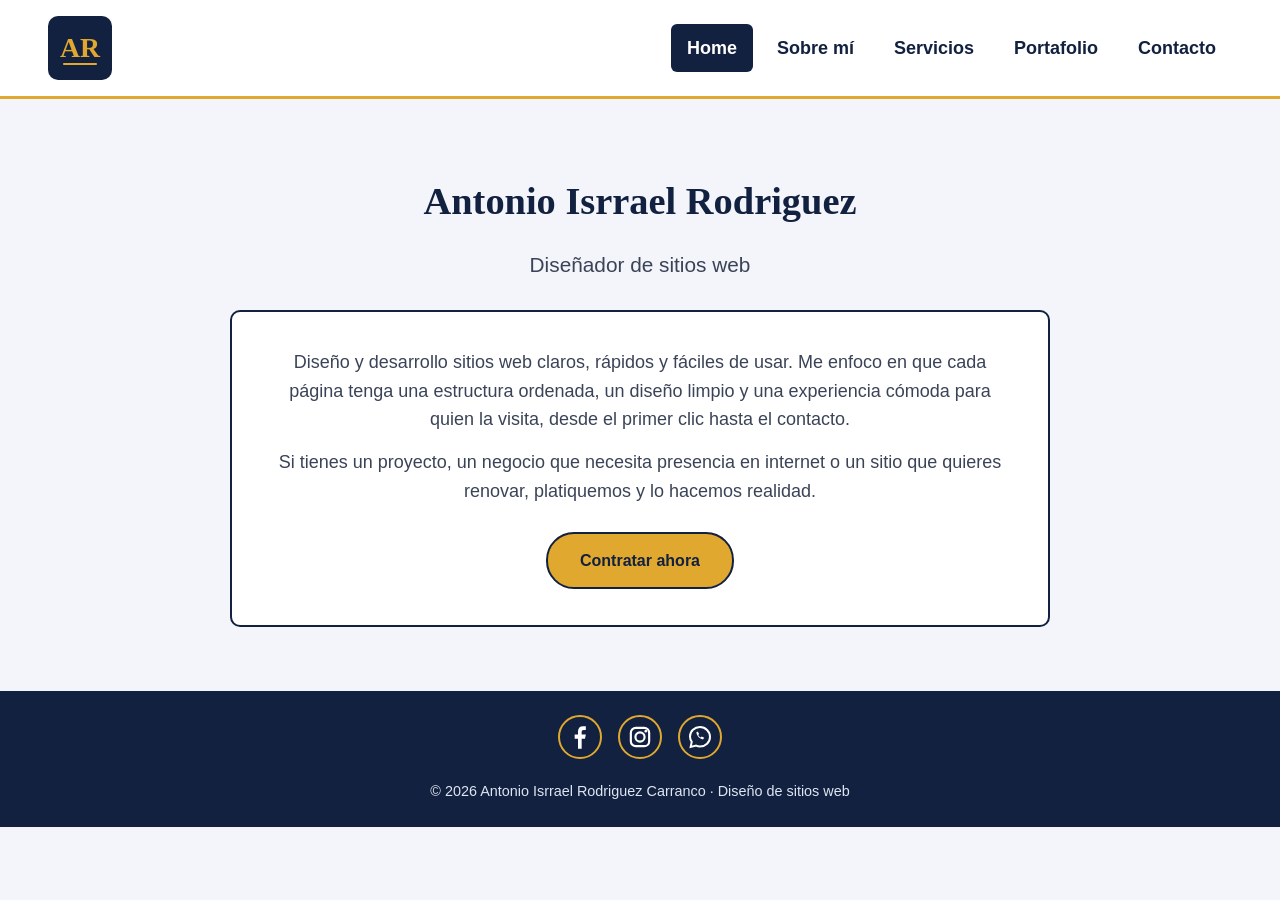
<file: index.html>
<!DOCTYPE html>
<html lang="es">
<head>
  <meta charset="UTF-8">
  <meta name="viewport" content="width=device-width, initial-scale=1.0">
  <meta name="description" content="Página principal de Antonio Rodriguez, diseñador de sitios web.">
  <title>Home | Antonio Rodriguez · Diseño de sitios web</title>
  <link rel="stylesheet" href="styles.css">
</head>
<body>
  <header class="encabezado">
    <a href="index.html"><img id="logo" src="img/logo.svg" alt="Logotipo con las iniciales A R de Antonio Rodriguez"></a>
    <nav aria-label="Navegación principal">
      <ul class="menu">
        <li><a href="index.html" class="activo" aria-current="page">Home</a></li>
        <li><a href="sobre-mi.html">Sobre mí</a></li>
        <li><a href="servicios.html">Servicios</a></li>
        <li><a href="portafolio.html">Portafolio</a></li>
        <li><a href="contacto.html">Contacto</a></li>
      </ul>
    </nav>
  </header>

  <main class="contenido">
    <section class="presentacion">
      <h1>Antonio Isrrael Rodriguez</h1>
      <p class="subtitulo">Diseñador de sitios web</p>
      <div class="caja-destacada">
        <p>Diseño y desarrollo sitios web claros, rápidos y fáciles de usar. Me enfoco en que cada página tenga una estructura ordenada, un diseño limpio y una experiencia cómoda para quien la visita, desde el primer clic hasta el contacto.</p>
        <p>Si tienes un proyecto, un negocio que necesita presencia en internet o un sitio que quieres renovar, platiquemos y lo hacemos realidad.</p>
        <a class="boton-primario" href="contacto.html">Contratar ahora</a>
      </div>
    </section>
  </main>

  <footer class="pie">
    <ul class="redes">
      <li><a href="https://www.facebook.com/" target="_blank" rel="noopener noreferrer"><img src="img/icono-facebook.svg" alt="Facebook (se abre en una pestaña nueva)"></a></li>
      <li><a href="https://www.instagram.com/" target="_blank" rel="noopener noreferrer"><img src="img/icono-instagram.svg" alt="Instagram (se abre en una pestaña nueva)"></a></li>
      <li><a href="https://www.whatsapp.com/" target="_blank" rel="noopener noreferrer"><img src="img/icono-whatsapp.svg" alt="WhatsApp (se abre en una pestaña nueva)"></a></li>
    </ul>
    <p class="derechos">© 2026 Antonio Isrrael Rodriguez Carranco · Diseño de sitios web</p>
  </footer>
</body>
</html>
</file>
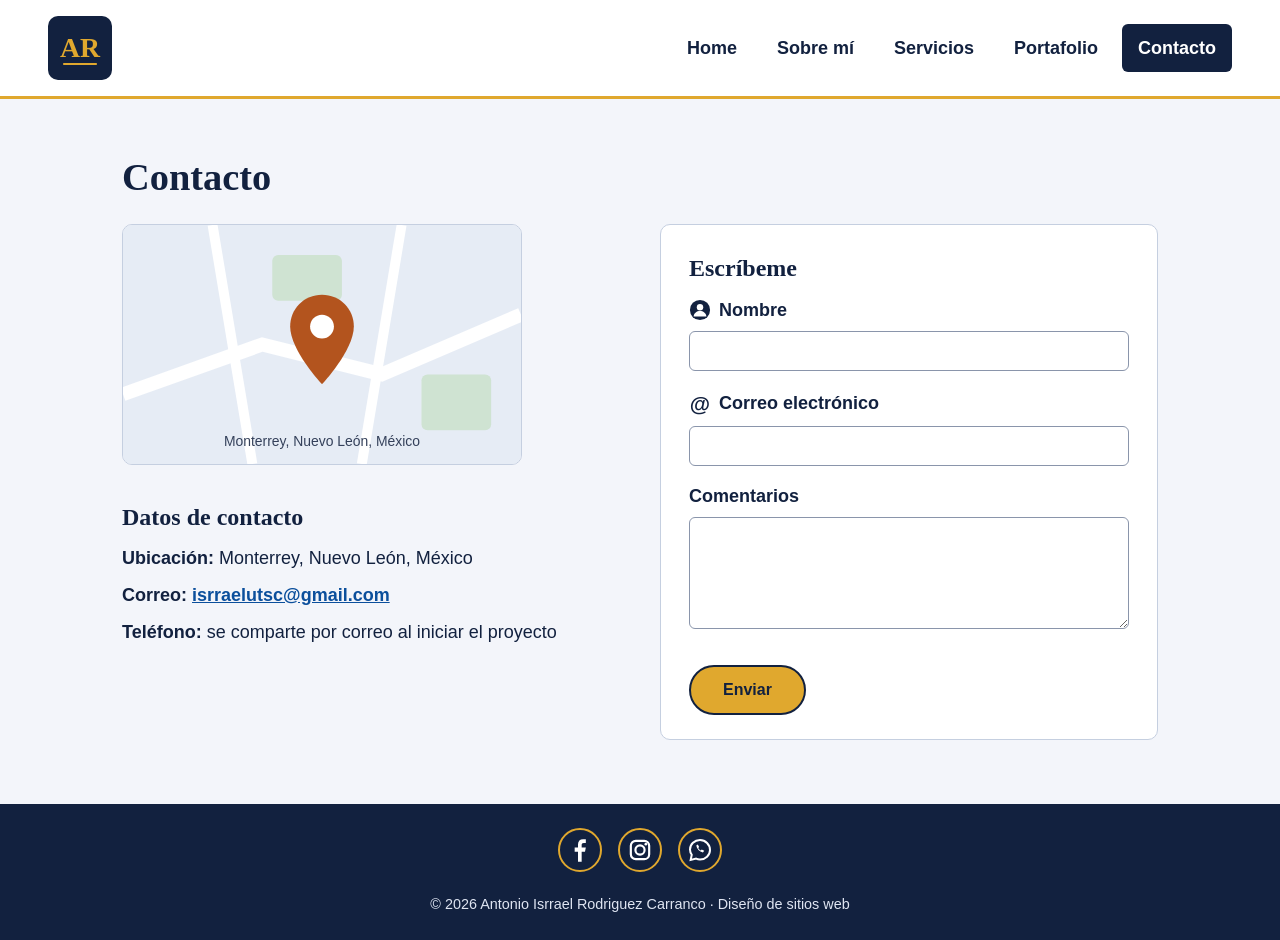
<file: contacto.html>
<!DOCTYPE html>
<html lang="es">
<head>
  <meta charset="UTF-8">
  <meta name="viewport" content="width=device-width, initial-scale=1.0">
  <meta name="description" content="Formulario y datos de contacto.">
  <title>Contacto | Antonio Rodriguez · Diseño de sitios web</title>
  <link rel="stylesheet" href="styles.css">
</head>
<body>
  <header class="encabezado">
    <a href="index.html"><img id="logo" src="img/logo.svg" alt="Logotipo con las iniciales A R de Antonio Rodriguez"></a>
    <nav aria-label="Navegación principal">
      <ul class="menu">
        <li><a href="index.html">Home</a></li>
        <li><a href="sobre-mi.html">Sobre mí</a></li>
        <li><a href="servicios.html">Servicios</a></li>
        <li><a href="portafolio.html">Portafolio</a></li>
        <li><a href="contacto.html" class="activo" aria-current="page">Contacto</a></li>
      </ul>
    </nav>
  </header>

  <main class="contenido">
    <h1>Contacto</h1>
    <section class="dos-columnas contacto">
      <div>
        <img class="mapa" src="img/mapa.svg" alt="Mapa de ejemplo con la ubicación general en Monterrey, Nuevo León" width="400" height="240">
        <h2>Datos de contacto</h2>
        <ul class="datos">
          <li><strong>Ubicación:</strong> Monterrey, Nuevo León, México</li>
          <li><strong>Correo:</strong> <a class="enlace" href="mailto:isrraelutsc@gmail.com">isrraelutsc@gmail.com</a></li>
          <li><strong>Teléfono:</strong> se comparte por correo al iniciar el proyecto</li>
        </ul>
      </div>
      <form id="formulario-contacto" action="mailto:isrraelutsc@gmail.com" method="post" enctype="text/plain">
        <h2>Escríbeme</h2>
        <p class="campo">
          <label for="nombre"><img src="img/icono-usuario.svg" alt="" width="22" height="22"> Nombre</label>
          <input type="text" id="nombre" name="nombre" required autocomplete="name">
        </p>
        <p class="campo">
          <label for="correo"><span class="arroba" aria-hidden="true">@</span> Correo electrónico</label>
          <input type="email" id="correo" name="correo" required autocomplete="email">
        </p>
        <p class="campo">
          <label for="comentarios">Comentarios</label>
          <textarea id="comentarios" name="comentarios" rows="5" required></textarea>
        </p>
        <button type="submit" class="boton-primario">Enviar</button>
      </form>
    </section>
  </main>

  <footer class="pie">
    <ul class="redes">
      <li><a href="https://www.facebook.com/" target="_blank" rel="noopener noreferrer"><img src="img/icono-facebook.svg" alt="Facebook (se abre en una pestaña nueva)"></a></li>
      <li><a href="https://www.instagram.com/" target="_blank" rel="noopener noreferrer"><img src="img/icono-instagram.svg" alt="Instagram (se abre en una pestaña nueva)"></a></li>
      <li><a href="https://www.whatsapp.com/" target="_blank" rel="noopener noreferrer"><img src="img/icono-whatsapp.svg" alt="WhatsApp (se abre en una pestaña nueva)"></a></li>
    </ul>
    <p class="derechos">© 2026 Antonio Isrrael Rodriguez Carranco · Diseño de sitios web</p>
  </footer>
</body>
</html>
</file>
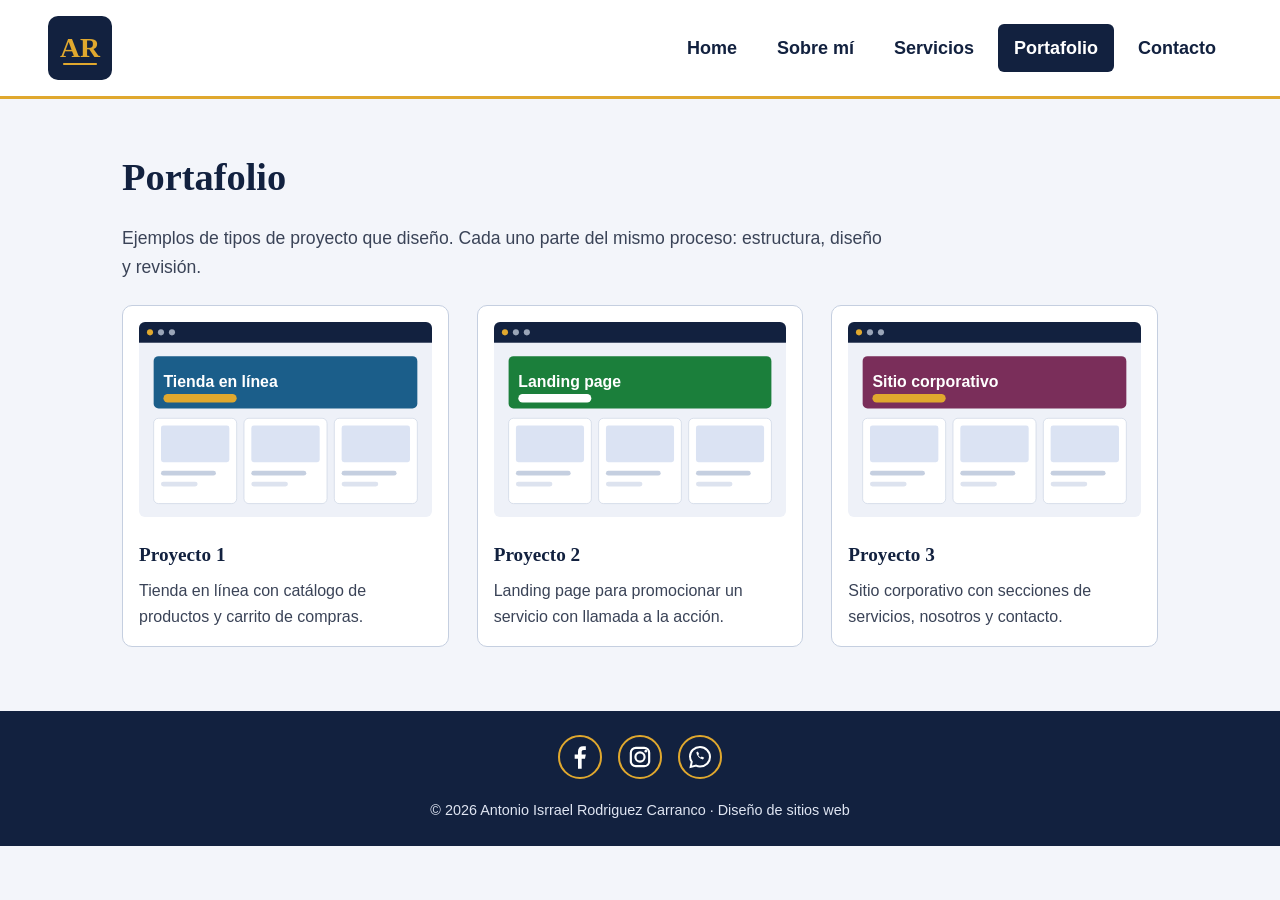
<file: portafolio.html>
<!DOCTYPE html>
<html lang="es">
<head>
  <meta charset="UTF-8">
  <meta name="viewport" content="width=device-width, initial-scale=1.0">
  <meta name="description" content="Ejemplos de proyectos de diseño de sitios web.">
  <title>Portafolio | Antonio Rodriguez · Diseño de sitios web</title>
  <link rel="stylesheet" href="styles.css">
</head>
<body>
  <header class="encabezado">
    <a href="index.html"><img id="logo" src="img/logo.svg" alt="Logotipo con las iniciales A R de Antonio Rodriguez"></a>
    <nav aria-label="Navegación principal">
      <ul class="menu">
        <li><a href="index.html">Home</a></li>
        <li><a href="sobre-mi.html">Sobre mí</a></li>
        <li><a href="servicios.html">Servicios</a></li>
        <li><a href="portafolio.html" class="activo" aria-current="page">Portafolio</a></li>
        <li><a href="contacto.html">Contacto</a></li>
      </ul>
    </nav>
  </header>

  <main class="contenido">
    <h1>Portafolio</h1>
    <p class="intro">Ejemplos de tipos de proyecto que diseño. Cada uno parte del mismo proceso: estructura, diseño y revisión.</p>
    <section class="galeria">
      <article class="proyecto">
        <img src="img/proyecto1.svg" alt="Captura de ejemplo de una tienda en línea con cuadrícula de productos" width="480" height="320">
        <h2>Proyecto 1</h2>
        <p>Tienda en línea con catálogo de productos y carrito de compras.</p>
      </article>
      <article class="proyecto">
        <img src="img/proyecto2.svg" alt="Captura de ejemplo de una landing page con encabezado destacado" width="480" height="320">
        <h2>Proyecto 2</h2>
        <p>Landing page para promocionar un servicio con llamada a la acción.</p>
      </article>
      <article class="proyecto">
        <img src="img/proyecto3.svg" alt="Captura de ejemplo de un sitio corporativo con secciones de información" width="480" height="320">
        <h2>Proyecto 3</h2>
        <p>Sitio corporativo con secciones de servicios, nosotros y contacto.</p>
      </article>
    </section>
  </main>

  <footer class="pie">
    <ul class="redes">
      <li><a href="https://www.facebook.com/" target="_blank" rel="noopener noreferrer"><img src="img/icono-facebook.svg" alt="Facebook (se abre en una pestaña nueva)"></a></li>
      <li><a href="https://www.instagram.com/" target="_blank" rel="noopener noreferrer"><img src="img/icono-instagram.svg" alt="Instagram (se abre en una pestaña nueva)"></a></li>
      <li><a href="https://www.whatsapp.com/" target="_blank" rel="noopener noreferrer"><img src="img/icono-whatsapp.svg" alt="WhatsApp (se abre en una pestaña nueva)"></a></li>
    </ul>
    <p class="derechos">© 2026 Antonio Isrrael Rodriguez Carranco · Diseño de sitios web</p>
  </footer>
</body>
</html>
</file>
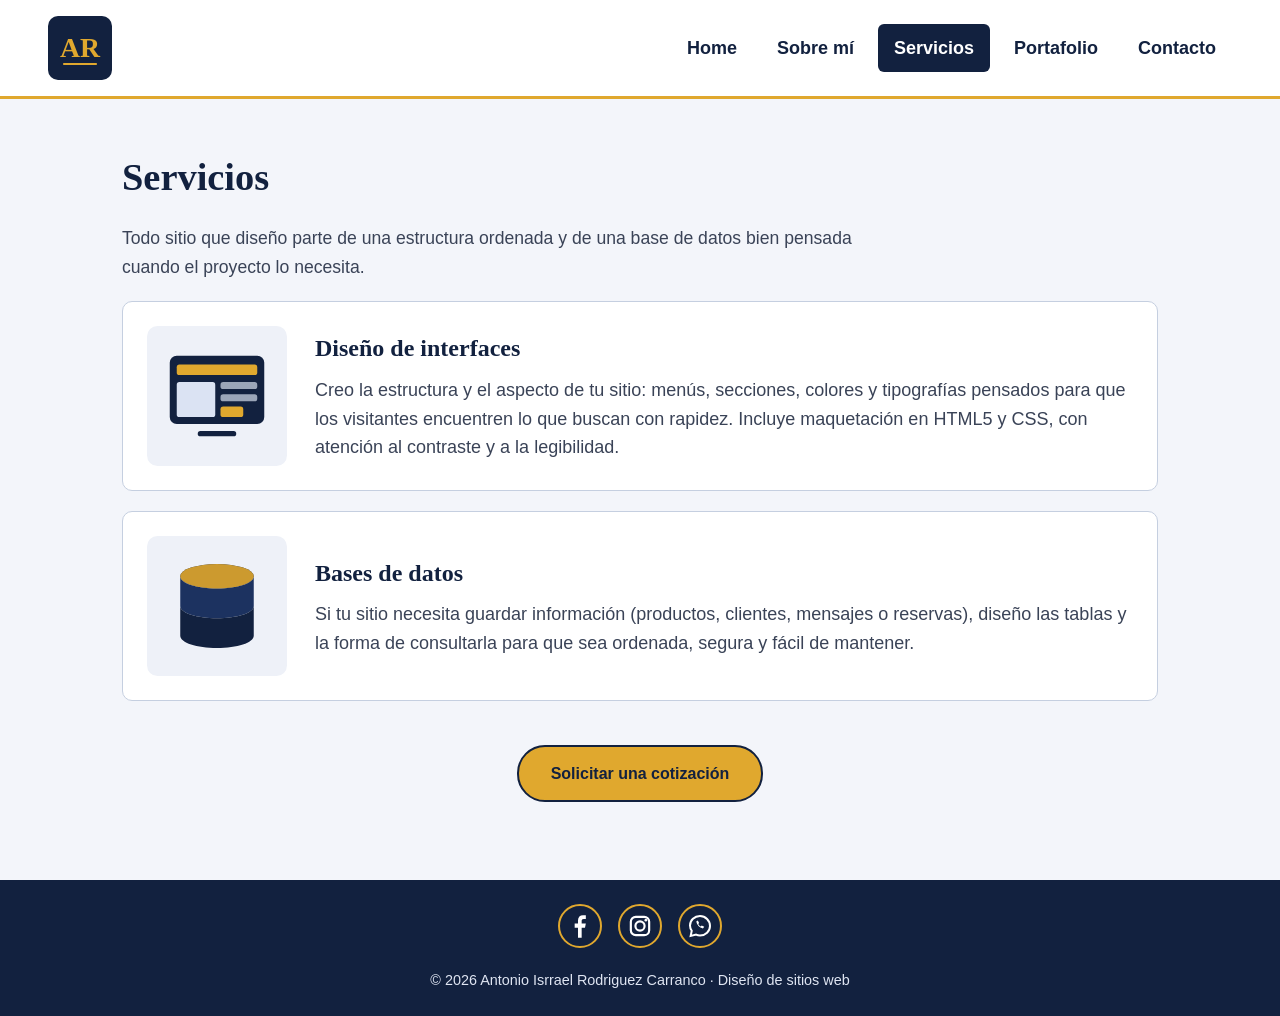
<file: servicios.html>
<!DOCTYPE html>
<html lang="es">
<head>
  <meta charset="UTF-8">
  <meta name="viewport" content="width=device-width, initial-scale=1.0">
  <meta name="description" content="Servicios de diseño de interfaces y bases de datos.">
  <title>Servicios | Antonio Rodriguez · Diseño de sitios web</title>
  <link rel="stylesheet" href="styles.css">
</head>
<body>
  <header class="encabezado">
    <a href="index.html"><img id="logo" src="img/logo.svg" alt="Logotipo con las iniciales A R de Antonio Rodriguez"></a>
    <nav aria-label="Navegación principal">
      <ul class="menu">
        <li><a href="index.html">Home</a></li>
        <li><a href="sobre-mi.html">Sobre mí</a></li>
        <li><a href="servicios.html" class="activo" aria-current="page">Servicios</a></li>
        <li><a href="portafolio.html">Portafolio</a></li>
        <li><a href="contacto.html">Contacto</a></li>
      </ul>
    </nav>
  </header>

  <main class="contenido">
    <h1>Servicios</h1>
    <p class="intro">Todo sitio que diseño parte de una estructura ordenada y de una base de datos bien pensada cuando el proyecto lo necesita.</p>
    <section class="servicio">
      <img src="img/servicio-interfaces.svg" alt="Ilustración de una pantalla con un diseño de interfaz" width="140" height="140">
      <div>
        <h2>Diseño de interfaces</h2>
        <p>Creo la estructura y el aspecto de tu sitio: menús, secciones, colores y tipografías pensados para que los visitantes encuentren lo que buscan con rapidez. Incluye maquetación en HTML5 y CSS, con atención al contraste y a la legibilidad.</p>
      </div>
    </section>
    <section class="servicio">
      <img src="img/servicio-bd.svg" alt="Ilustración de una base de datos" width="140" height="140">
      <div>
        <h2>Bases de datos</h2>
        <p>Si tu sitio necesita guardar información (productos, clientes, mensajes o reservas), diseño las tablas y la forma de consultarla para que sea ordenada, segura y fácil de mantener.</p>
      </div>
    </section>
    <p class="cta-centrado"><a class="boton-primario" href="contacto.html">Solicitar una cotización</a></p>
  </main>

  <footer class="pie">
    <ul class="redes">
      <li><a href="https://www.facebook.com/" target="_blank" rel="noopener noreferrer"><img src="img/icono-facebook.svg" alt="Facebook (se abre en una pestaña nueva)"></a></li>
      <li><a href="https://www.instagram.com/" target="_blank" rel="noopener noreferrer"><img src="img/icono-instagram.svg" alt="Instagram (se abre en una pestaña nueva)"></a></li>
      <li><a href="https://www.whatsapp.com/" target="_blank" rel="noopener noreferrer"><img src="img/icono-whatsapp.svg" alt="WhatsApp (se abre en una pestaña nueva)"></a></li>
    </ul>
    <p class="derechos">© 2026 Antonio Isrrael Rodriguez Carranco · Diseño de sitios web</p>
  </footer>
</body>
</html>
</file>
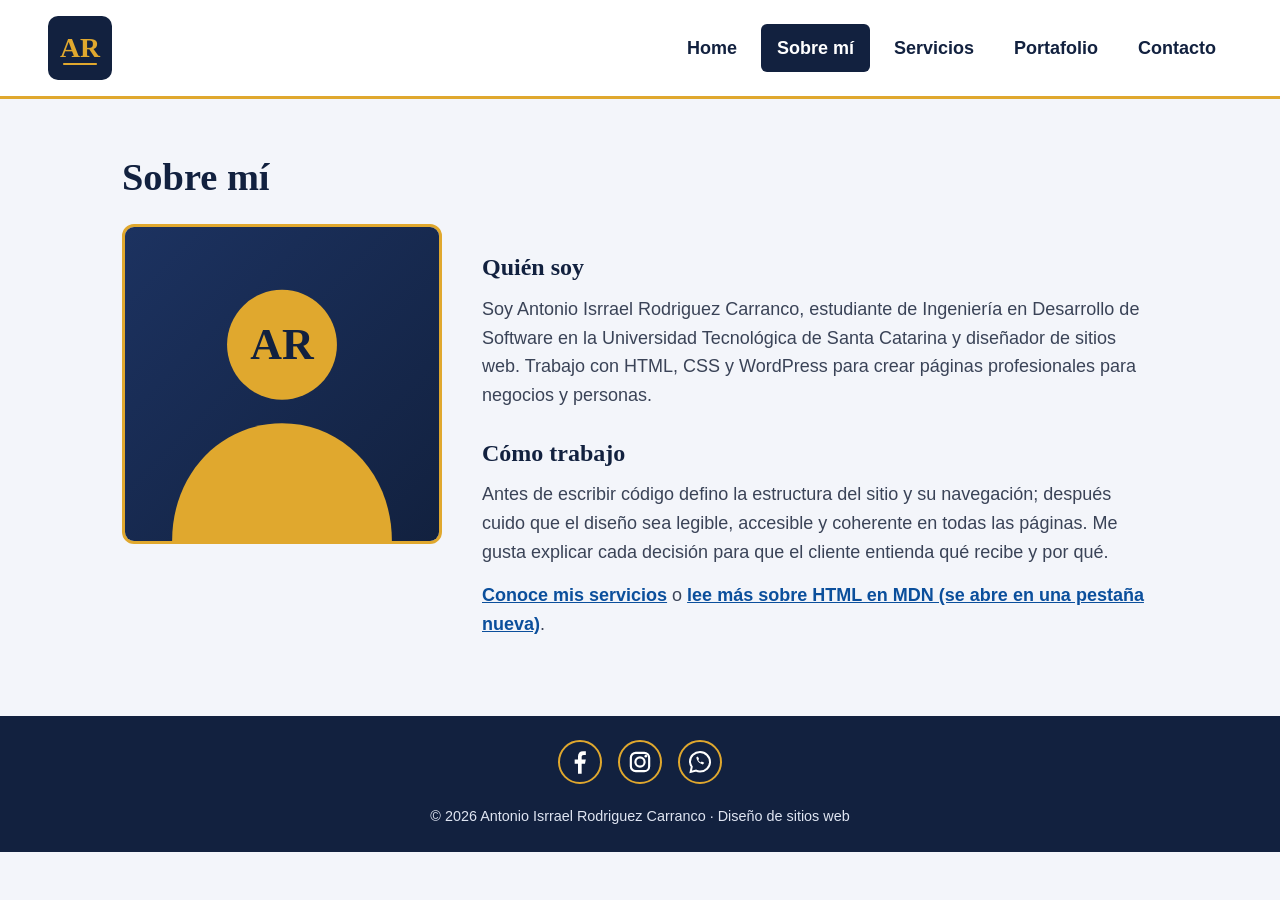
<file: sobre-mi.html>
<!DOCTYPE html>
<html lang="es">
<head>
  <meta charset="UTF-8">
  <meta name="viewport" content="width=device-width, initial-scale=1.0">
  <meta name="description" content="Conoce quién es Antonio Rodriguez y cómo trabaja.">
  <title>Sobre mí | Antonio Rodriguez · Diseño de sitios web</title>
  <link rel="stylesheet" href="styles.css">
</head>
<body>
  <header class="encabezado">
    <a href="index.html"><img id="logo" src="img/logo.svg" alt="Logotipo con las iniciales A R de Antonio Rodriguez"></a>
    <nav aria-label="Navegación principal">
      <ul class="menu">
        <li><a href="index.html">Home</a></li>
        <li><a href="sobre-mi.html" class="activo" aria-current="page">Sobre mí</a></li>
        <li><a href="servicios.html">Servicios</a></li>
        <li><a href="portafolio.html">Portafolio</a></li>
        <li><a href="contacto.html">Contacto</a></li>
      </ul>
    </nav>
  </header>

  <main class="contenido">
    <h1>Sobre mí</h1>
    <section class="dos-columnas">
      <img class="foto-perfil" src="img/perfil.svg" alt="Ilustración de perfil con las iniciales A R de Antonio Rodriguez" width="320" height="320">
      <div>
        <h2>Quién soy</h2>
        <p>Soy Antonio Isrrael Rodriguez Carranco, estudiante de Ingeniería en Desarrollo de Software en la Universidad Tecnológica de Santa Catarina y diseñador de sitios web. Trabajo con HTML, CSS y WordPress para crear páginas profesionales para negocios y personas.</p>
        <h2>Cómo trabajo</h2>
        <p>Antes de escribir código defino la estructura del sitio y su navegación; después cuido que el diseño sea legible, accesible y coherente en todas las páginas. Me gusta explicar cada decisión para que el cliente entienda qué recibe y por qué.</p>
        <p><a class="enlace" href="servicios.html">Conoce mis servicios</a> o <a class="enlace" href="https://developer.mozilla.org/es/docs/Learn/HTML" target="_blank" rel="noopener noreferrer">lee más sobre HTML en MDN (se abre en una pestaña nueva)</a>.</p>
      </div>
    </section>
  </main>

  <footer class="pie">
    <ul class="redes">
      <li><a href="https://www.facebook.com/" target="_blank" rel="noopener noreferrer"><img src="img/icono-facebook.svg" alt="Facebook (se abre en una pestaña nueva)"></a></li>
      <li><a href="https://www.instagram.com/" target="_blank" rel="noopener noreferrer"><img src="img/icono-instagram.svg" alt="Instagram (se abre en una pestaña nueva)"></a></li>
      <li><a href="https://www.whatsapp.com/" target="_blank" rel="noopener noreferrer"><img src="img/icono-whatsapp.svg" alt="WhatsApp (se abre en una pestaña nueva)"></a></li>
    </ul>
    <p class="derechos">© 2026 Antonio Isrrael Rodriguez Carranco · Diseño de sitios web</p>
  </footer>
</body>
</html>
</file>
<file: styles.css>
/* ==========================================================
   styles.css · Sitio personal de Antonio Rodriguez
   Hoja de estilos externa compartida por las 5 páginas.
   ========================================================== */

/* ---------- Variables de color (paleta del sitio) ---------- */
:root {
  --azul-oscuro: #12213f;   /* texto principal, encabezado y pie */
  --azul-medio: #1c3260;    /* fondo del botón al pasar el cursor */
  --dorado: #e0a82e;        /* acento: botón y detalles */
  --dorado-oscuro: #c9922a; /* acento al pasar el cursor */
  --gris-fondo: #f3f5fa;    /* fondo de la página */
  --blanco: #ffffff;
  --gris-texto: #3a4357;    /* texto secundario */
  --borde: #c5cfe0;
}

/* ---------- Selectores de tipo: elementos base ---------- */
* { box-sizing: border-box; }

body {
  margin: 0;
  font-family: Arial, Helvetica, sans-serif;  /* sans-serif: más legible en pantalla */
  font-size: 18px;
  line-height: 1.6;
  color: var(--azul-oscuro);
  background-color: var(--gris-fondo);
}

h1, h2 {
  font-family: Georgia, "Times New Roman", serif;  /* serif: da personalidad a los títulos */
  color: var(--azul-oscuro);
}
h1 { font-size: 2.4rem; margin: 0 0 16px; }
h2 { font-size: 1.5rem; margin: 24px 0 8px; }

p { margin: 0 0 14px; color: var(--gris-texto); }
ul { margin: 0; padding: 0; list-style: none; }
img { max-width: 100%; height: auto; }

/* ---------- Selector de ID: logotipo ---------- */
#logo {
  display: block;
  width: 64px;
  height: 64px;
  border-radius: 10px;
}

/* ---------- Encabezado y navegación (modelo de caja: padding y margin) ---------- */
.encabezado {
  display: flex;
  align-items: center;
  justify-content: space-between;
  padding: 16px 48px;
  background-color: var(--blanco);
  border-bottom: 3px solid var(--dorado);
}

.menu { display: flex; gap: 8px; }

.menu a {
  display: block;
  padding: 10px 16px;
  color: var(--azul-oscuro);
  text-decoration: none;
  font-weight: bold;
  border-radius: 6px;
}
.menu a:hover { background-color: var(--gris-fondo); }
.menu a.activo { background-color: var(--azul-oscuro); color: var(--blanco); }  /* página actual */

/* ---------- Contenido principal ---------- */
.contenido {
  max-width: 1100px;
  margin: 0 auto;
  padding: 48px 32px 64px;
}

.intro { font-size: 1.1rem; max-width: 760px; }

/* ---------- Home: presentación ---------- */
.presentacion { text-align: center; padding-top: 24px; }
.subtitulo {
  font-size: 1.3rem;
  color: var(--gris-texto);
  margin-bottom: 28px;
}

.caja-destacada {
  max-width: 820px;
  margin: 0 auto;
  padding: 36px 40px;
  background-color: var(--blanco);
  border: 2px solid var(--azul-oscuro);
  border-radius: 10px;
  text-align: center;
}

/* ---------- Selector de clase: botón de llamada a la acción ---------- */
.boton-primario {
  display: inline-block;
  margin-top: 12px;
  padding: 14px 32px;
  font-family: Arial, Helvetica, sans-serif;
  font-size: 1rem;
  font-weight: bold;
  color: var(--azul-oscuro);
  background-color: var(--dorado);
  border: 2px solid var(--azul-oscuro);
  border-radius: 28px;
  text-decoration: none;
  cursor: pointer;
  transition: background-color 0.2s, box-shadow 0.2s;
}

/* Pseudo-clase :hover: el botón cambia de color y proyecta sombra al pasar el cursor */
.boton-primario:hover {
  background-color: var(--azul-oscuro);
  color: var(--blanco);
  box-shadow: 0 6px 14px rgba(18, 33, 63, 0.35);
}
.boton-primario:focus-visible { outline: 3px solid var(--azul-medio); outline-offset: 3px; }

.cta-centrado { text-align: center; margin-top: 32px; }

/* ---------- Enlaces dentro del texto ---------- */
.enlace { color: #0b4f9c; font-weight: bold; }
.enlace:hover { color: var(--azul-oscuro); text-decoration: none; }

/* ---------- Sobre mí y Contacto: dos columnas ---------- */
.dos-columnas {
  display: grid;
  grid-template-columns: 320px 1fr;
  gap: 40px;
  align-items: start;
}
.foto-perfil { border-radius: 12px; border: 3px solid var(--dorado); }

/* ---------- Servicios ---------- */
.servicio {
  display: flex;
  gap: 28px;
  align-items: center;
  padding: 24px;
  margin-top: 20px;
  background-color: var(--blanco);
  border: 1px solid var(--borde);
  border-radius: 10px;
}
.servicio h2 { margin-top: 0; }
.servicio p { margin-bottom: 0; }

/* ---------- Portafolio ---------- */
.galeria {
  display: grid;
  grid-template-columns: repeat(3, 1fr);
  gap: 28px;
  margin-top: 24px;
}
.proyecto {
  padding: 16px;
  background-color: var(--blanco);
  border: 1px solid var(--borde);
  border-radius: 10px;
}
.proyecto img { border-radius: 6px; }
.proyecto h2 { font-size: 1.2rem; margin-top: 14px; }
.proyecto p { margin-bottom: 0; font-size: 1rem; }

/* ---------- Contacto ---------- */
.contacto { grid-template-columns: 1fr 1fr; }
.mapa { border-radius: 10px; border: 1px solid var(--borde); }
.datos li { margin-bottom: 8px; }

#formulario-contacto {
  padding: 24px 28px;
  background-color: var(--blanco);
  border: 1px solid var(--borde);
  border-radius: 10px;
}
#formulario-contacto h2 { margin-top: 0; }
.campo { margin-bottom: 16px; }
.campo label {
  display: flex;
  align-items: center;
  gap: 8px;
  margin-bottom: 6px;
  font-weight: bold;
  color: var(--azul-oscuro);
}
.arroba { font-size: 1.3rem; width: 22px; text-align: center; }
.campo input,
.campo textarea {
  width: 100%;
  padding: 10px 12px;
  font-family: Arial, Helvetica, sans-serif;
  font-size: 1rem;
  color: var(--azul-oscuro);
  border: 1px solid #8a95ab;
  border-radius: 6px;
}
.campo input:focus,
.campo textarea:focus { outline: 3px solid var(--dorado); border-color: var(--azul-oscuro); }

/* ---------- Pie de página con redes sociales ---------- */
.pie {
  padding: 24px 48px;
  background-color: var(--azul-oscuro);
  text-align: center;
}
.redes { display: flex; justify-content: center; gap: 16px; margin-bottom: 12px; }
.redes img { width: 44px; height: 44px; border-radius: 50%; border: 2px solid var(--dorado); }
.redes a:hover img { background-color: var(--dorado); }
.derechos { margin: 0; font-size: 0.9rem; color: #dfe5f2; }
</file>
